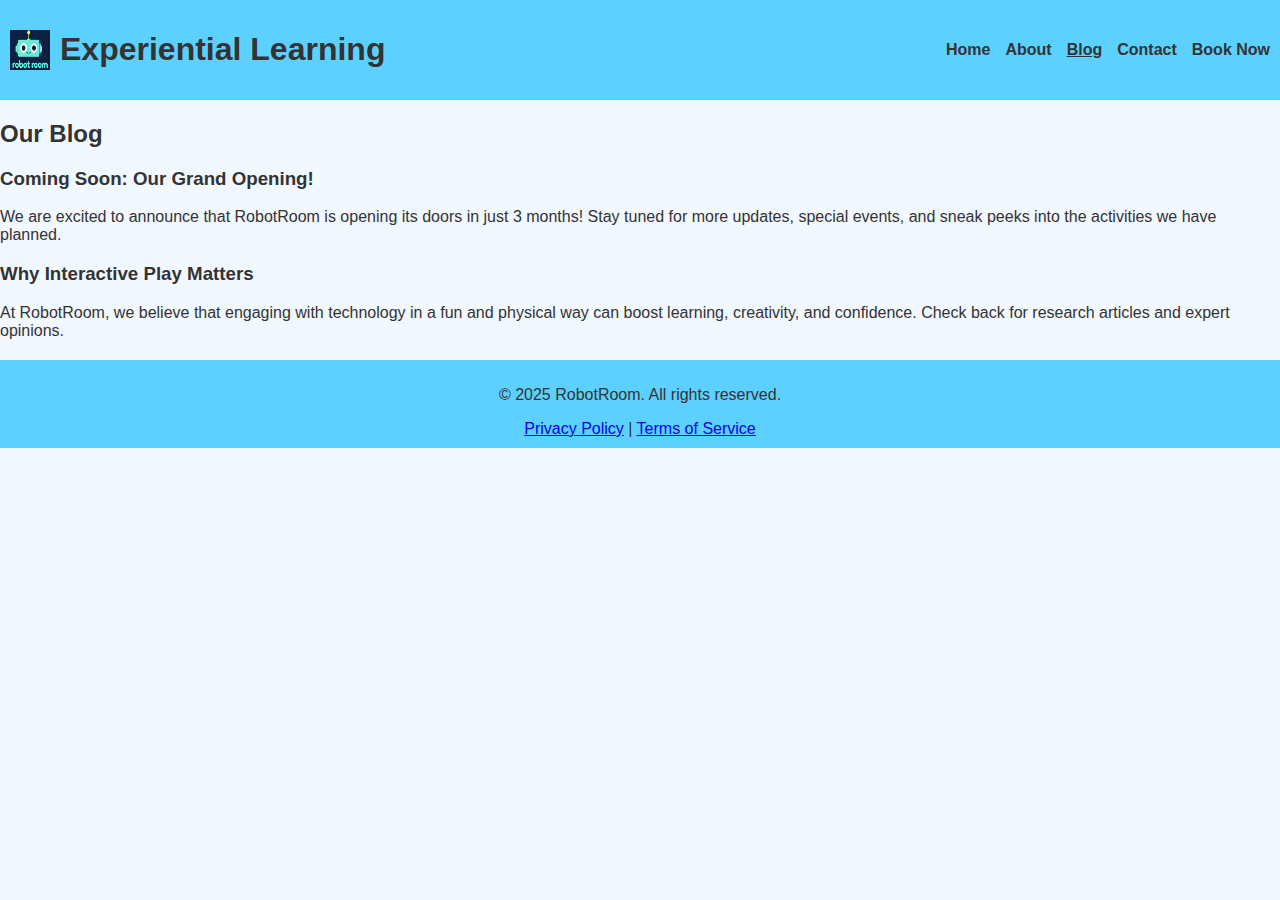
<file: blog.html>
<!DOCTYPE html>
<html lang="en">
  <!-- Meta Pixel Code -->
<script>
  !function(f,b,e,v,n,t,s)
  {if(f.fbq)return;n=f.fbq=function(){n.callMethod?
  n.callMethod.apply(n,arguments):n.queue.push(arguments)};
  if(!f._fbq)f._fbq=n;n.push=n;n.loaded=!0;n.version='2.0';
  n.queue=[];t=b.createElement(e);t.async=!0;
  t.src=v;s=b.getElementsByTagName(e)[0];
  s.parentNode.insertBefore(t,s)}(window, document,'script',
  'https://connect.facebook.net/en_US/fbevents.js');
  fbq('init', '2137235900012301');
  fbq('track', 'PageView');
  </script>
  <noscript><img height="1" width="1" style="display:none"
  src="https://www.facebook.com/tr?id=2137235900012301&ev=PageView&noscript=1"
  /></noscript>
  <!-- End Meta Pixel Code -->
<head>
<meta charset="UTF-8"/>
<meta name="viewport" content="width=device-width, initial-scale=1.0"/>
<title>Blog - RobotRoom</title>
<link rel="stylesheet" href="css/styles.css"/>
</head>
<!-- Google tag (gtag.js) -->
<script async src="https://www.googletagmanager.com/gtag/js?id=G-S02VSS17NV"></script>
<script>
  window.dataLayer = window.dataLayer || [];
  function gtag(){dataLayer.push(arguments);}
  gtag('js', new Date());

  gtag('config', 'G-S02VSS17NV');
</script>
<body>
<header>
  <nav>
    <div class="logo">
      <img src="images/icon.png" alt="RobotRoom Logo"/>
      <h1>Experiential Learning</h1>
    </div>
    <ul class="nav-links">
      <li><a href="index.html">Home</a></li>
      <li><a href="about.html">About</a></li>
      <li><a class="active" href="blog.html">Blog</a></li>
      <li><a href="contact.html">Contact</a></li>
      <li><a href="booking_signin.html">Book Now</a></li>
    </ul>
  </nav>
</header>
<main>
  <h2>Our Blog</h2>
  <article>
    <h3>Coming Soon: Our Grand Opening!</h3>
    <p>We are excited to announce that RobotRoom is opening its doors in just 3 months! Stay tuned for more updates, special events, and sneak peeks into the activities we have planned.</p>
  </article>
  <article>
    <h3>Why Interactive Play Matters</h3>
    <p>At RobotRoom, we believe that engaging with technology in a fun and physical way can boost learning, creativity, and confidence. Check back for research articles and expert opinions.</p>
  </article>
</main>
<footer>
  <p>© 2025 RobotRoom. All rights reserved.</p>
  <a href="privacy.html">Privacy Policy</a> | <a href="terms.html">Terms of Service</a>
</footer>
</body>
</html>
</file>
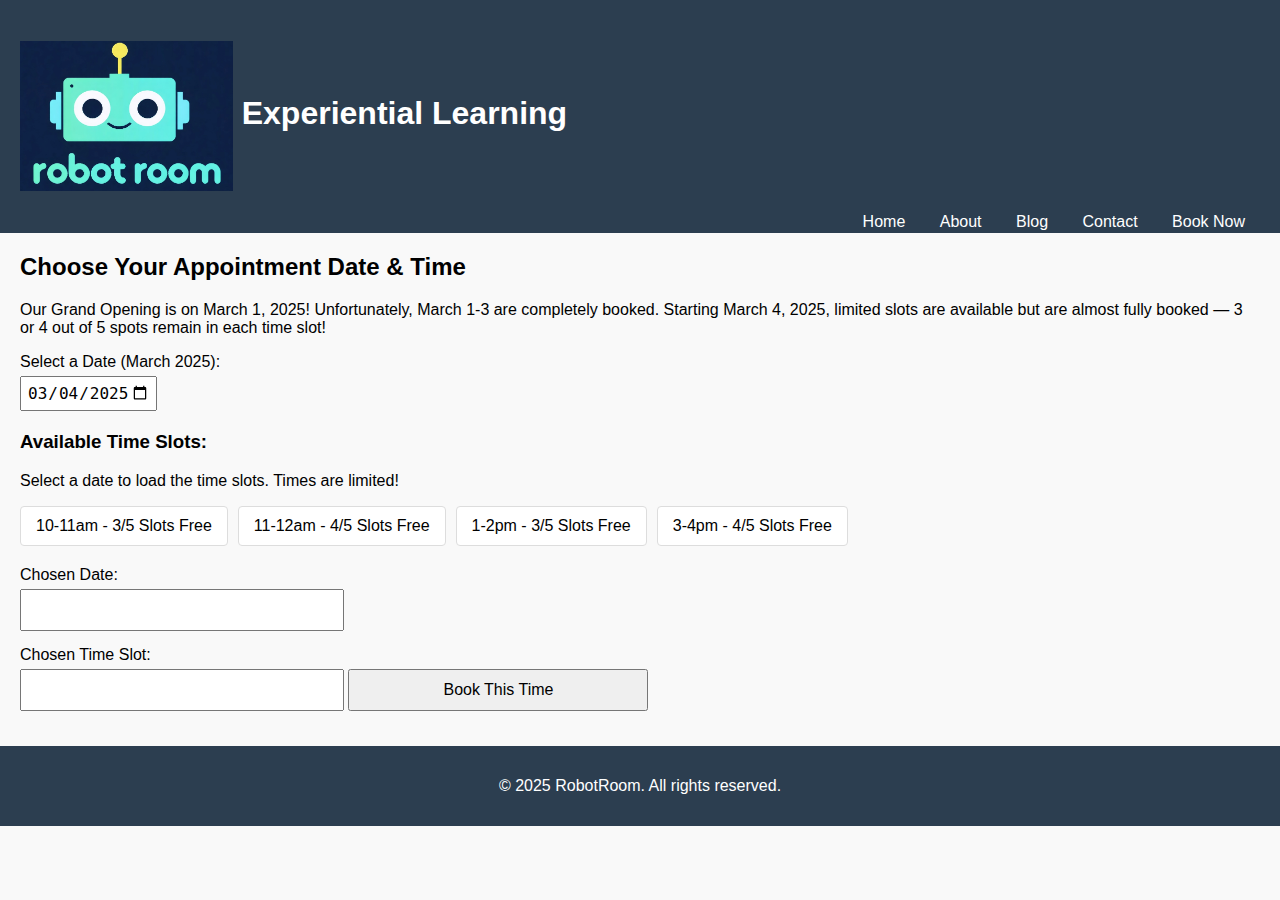
<file: booking_calendar.html>
<!DOCTYPE html>
<html lang="en">
  <!-- Meta Pixel Code -->
<script>
  !function(f,b,e,v,n,t,s)
  {if(f.fbq)return;n=f.fbq=function(){n.callMethod?
  n.callMethod.apply(n,arguments):n.queue.push(arguments)};
  if(!f._fbq)f._fbq=n;n.push=n;n.loaded=!0;n.version='2.0';
  n.queue=[];t=b.createElement(e);t.async=!0;
  t.src=v;s=b.getElementsByTagName(e)[0];
  s.parentNode.insertBefore(t,s)}(window, document,'script',
  'https://connect.facebook.net/en_US/fbevents.js');
  fbq('init', '2137235900012301');
  fbq('track', 'PageView');
  </script>
  <noscript><img height="1" width="1" style="display:none"
  src="https://www.facebook.com/tr?id=2137235900012301&ev=PageView&noscript=1"
  /></noscript>
  <!-- End Meta Pixel Code -->
<head>
<meta charset="UTF-8"/>
<meta name="viewport" content="width=device-width, initial-scale=1.0"/>
<title>Booking Calendar - RobotRoom</title>
<style>
  body {
    font-family: Arial, sans-serif;
    margin: 0; 
    padding: 0;
    background: #f9f9f9;
  }

  header {
    background: #2c3e50;
    color: #fff;
    padding: 20px;
  }

  .logo {
    display: flex;
    align-items: center;
  }

  .logo img {
    width: 40px;
    margin-right: 10px;
  }

  nav ul {
    list-style: none;
    float: right;
    margin: 0;
  }

  nav ul li {
    display: inline-block;
    margin: 0 15px;
  }

  nav a {
    color: #fff;
    text-decoration: none;
  }

  main {
    padding: 20px;
  }

  h2 {
    margin-top: 0;
  }

  .date-picker-section, .slots-section {
    margin-bottom: 20px;
  }

  .date-picker-section label {
    display: block;
    margin-bottom: 5px;
  }

  .date-picker-section input {
    padding: 5px;
    font-size: 16px;
  }

  .slots-section h3 {
    margin-top: 0;
  }

  .time-slots {
    display: flex;
    flex-wrap: wrap;
    gap: 10px;
  }

  .time-slot {
    background: #fff;
    border: 1px solid #ddd;
    padding: 10px 15px;
    border-radius: 4px;
    cursor: pointer;
    display: flex;
    align-items: center;
    gap: 5px;
    transition: background 0.3s;
  }

  .time-slot img {
    width: 20px;
    height: 20px;
  }

  .time-slot.available:hover {
    background: #e0f7e9;
  }

  .time-slot.unavailable {
    color: #888;
    cursor: not-allowed;
  }

  .time-slot.selected {
    border-color: #2ecc71;
    background: #e0f7e9;
  }

  .booking-form {
    margin-top: 20px;
  }

  .booking-form label {
    display: block;
    margin-bottom: 5px;
  }

  .booking-form input, .booking-form select, .booking-form button {
    padding: 10px;
    margin-bottom: 15px;
    width: 100%;
    max-width: 300px;
    font-size: 16px;
  }

  footer {
    text-align: center;
    padding: 15px;
    background: #2c3e50;
    color: #fff;
  }
</style>
</head>
<!-- Google tag (gtag.js) -->
<script async src="https://www.googletagmanager.com/gtag/js?id=G-S02VSS17NV"></script>
<script>
  window.dataLayer = window.dataLayer || [];
  function gtag(){dataLayer.push(arguments);}
  gtag('js', new Date());

  gtag('config', 'G-S02VSS17NV');
</script>
<body>
<header>
  <nav>
    <div class="container">
      <h1><img src="images/icon.png" alt="Company Logo" style="height:150px; vertical-align:middle;"> Experiential Learning</h1>
    </div>
    <ul class="nav-links">
      <li><a href="index.html">Home</a></li>
      <li><a href="about.html">About</a></li>
      <li><a href="blog.html">Blog</a></li>
      <li><a href="contact.html">Contact</a></li>
      <li><a href="booking_signin.html">Book Now</a></li>
    </ul>
  </nav>
</header>
<main>
  <h2>Choose Your Appointment Date & Time</h2>
  <p>Our Grand Opening is on March 1, 2025! Unfortunately, March 1-3 are completely booked. Starting March 4, 2025, limited slots are available but are almost fully booked — 3 or 4 out of 5 spots remain in each time slot!</p>

  <div class="date-picker-section">
    <label for="appointment-date">Select a Date (March 2025):</label>
    <!-- Set min to March 4, so March 1-3 cannot be chosen -->
    <input type="date" id="appointment-date" min="2025-03-04" max="2025-03-31" value="2025-03-04"/>
  </div>

  <div class="slots-section">
    <h3>Available Time Slots:</h3>
    <p>Select a date to load the time slots. Times are limited!</p>
    <div class="time-slots" id="time-slots"></div>
  </div>

  <form class="booking-form" action="booking_payment.html" method="get">
    <label for="selected-date">Chosen Date:</label>
    <input type="text" id="selected-date" name="date" readonly required/>

    <label for="selected-time">Chosen Time Slot:</label>
    <input type="text" id="selected-time" name="time" readonly required/>

    <button type="submit">Book This Time</button>
  </form>
</main>
<footer>
  <p>© 2025 RobotRoom. All rights reserved.</p>
</footer>

<script>
  const appointmentDateInput = document.getElementById('appointment-date');
  const timeSlotsContainer = document.getElementById('time-slots');
  const selectedDateField = document.getElementById('selected-date');
  const selectedTimeField = document.getElementById('selected-time');

  // Time slots
  const timeSlots = ['10-11am', '11-12am', '1-2pm', '3-4pm'];

  // On date change, load slots
  appointmentDateInput.addEventListener('change', (e) => {
    const selectedDate = e.target.value;
    loadTimeSlots(selectedDate);
  });

  function loadTimeSlots(date) {
    timeSlotsContainer.innerHTML = '';
    if (!date) return;

    const currentDate = new Date(date);
    const year = currentDate.getFullYear();
    const month = currentDate.getMonth() + 1; // 1-based
    const day = currentDate.getDate();

    let slotData;
    if (year === 2025 && month === 3) {
      if (day >= 1 && day <= 3) {
        // Fully booked (though we won't let user select these in the date picker)
        slotData = timeSlots.map(time => ({time, status: 'unavailable'}));
      } else {
        // From March 4 onwards in March 2025: each slot is either 3/5 or 4/5 free
        slotData = timeSlots.map(time => {
          const slotsFree = Math.random() > 0.5 ? 3 : 4; 
          return {time, status: 'available', slotsFree};
        });
      }
    } else {
      // If date is not in March 2025, default all available for demonstration
      slotData = timeSlots.map(time => ({time, status: 'available', slotsFree: 5}));
    }

    // Render slots
    slotData.forEach(slot => {
      const slotEl = document.createElement('div');
      slotEl.classList.add('time-slot');

      if (slot.status === 'unavailable') {
        slotEl.classList.add('unavailable');
        slotEl.innerHTML = `${slot.time} - Fully Booked`;
      } else {
        slotEl.classList.add('available');
        const freeText = slot.slotsFree !== undefined ? `${slot.slotsFree}/5 Slots Free` : 'Available';
        slotEl.innerHTML = `${slot.time} - ${freeText}`;
        slotEl.addEventListener('click', () => selectSlot(date, slot.time, slotEl));
      }
      timeSlotsContainer.appendChild(slotEl);
    });
  }

  function selectSlot(date, time, element) {
    // Clear any previously selected slot
    document.querySelectorAll('.time-slot.available').forEach(ts => ts.classList.remove('selected'));

    element.classList.add('selected');
    selectedDateField.value = date;
    selectedTimeField.value = time;
  }

  // Load default (March 4) on page load
  loadTimeSlots(appointmentDateInput.value);
</script>
</body>
</html>
</file>
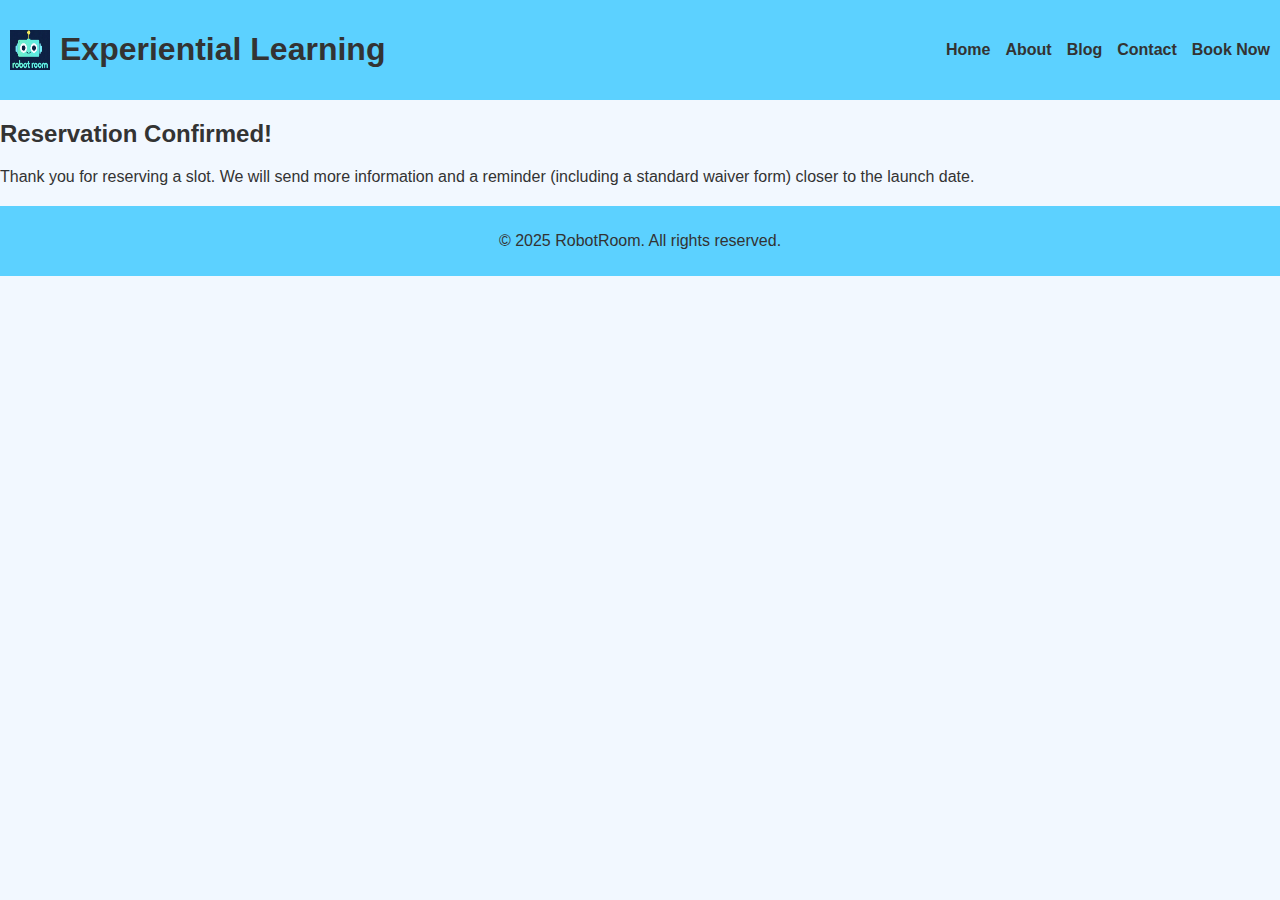
<file: booking_confirmation.html>
<!DOCTYPE html>
<html lang="en">
  <!-- Meta Pixel Code -->
<script>
  !function(f,b,e,v,n,t,s)
  {if(f.fbq)return;n=f.fbq=function(){n.callMethod?
  n.callMethod.apply(n,arguments):n.queue.push(arguments)};
  if(!f._fbq)f._fbq=n;n.push=n;n.loaded=!0;n.version='2.0';
  n.queue=[];t=b.createElement(e);t.async=!0;
  t.src=v;s=b.getElementsByTagName(e)[0];
  s.parentNode.insertBefore(t,s)}(window, document,'script',
  'https://connect.facebook.net/en_US/fbevents.js');
  fbq('init', '2137235900012301');
  fbq('track', 'PageView');
  fbq('track', 'Purchase', {currency: "USD", value: 30.00});
  </script>
  <noscript><img height="1" width="1" style="display:none"
  src="https://www.facebook.com/tr?id=2137235900012301&ev=PageView&noscript=1"
  /></noscript>
  <!-- End Meta Pixel Code -->
<head>
<meta charset="UTF-8"/>
<meta name="viewport" content="width=device-width, initial-scale=1.0"/>
<title>Confirmation - RobotRoom</title>
<link rel="stylesheet" href="css/styles.css"/>
</head>
<!-- Google tag (gtag.js) -->
<script async src="https://www.googletagmanager.com/gtag/js?id=G-S02VSS17NV"></script>
<script>
  window.dataLayer = window.dataLayer || [];
  function gtag(){dataLayer.push(arguments);}
  gtag('js', new Date());

  gtag('config', 'G-S02VSS17NV');
</script>
<body>
<header>
  <nav>
    <div class="logo">
      <img src="images/icon.png" alt="Company Logo" class="logo" />
      <h1>Experiential Learning</h1>
    </div>
    <ul class="nav-links">
      <li><a href="index.html">Home</a></li>
      <li><a href="about.html">About</a></li>
      <li><a href="blog.html">Blog</a></li>
      <li><a href="contact.html">Contact</a></li>
      <li><a href="booking_signin.html">Book Now</a></li>
    </ul>
  </nav>
</header>
<main>
  <h2>Reservation Confirmed!</h2>
  <p>Thank you for reserving a slot. We will send more information and a reminder (including a standard waiver form) closer to the launch date.</p>
</main>
<footer>
  <p>© 2025 RobotRoom. All rights reserved.</p>
</footer>
</body>
</html>
</file>
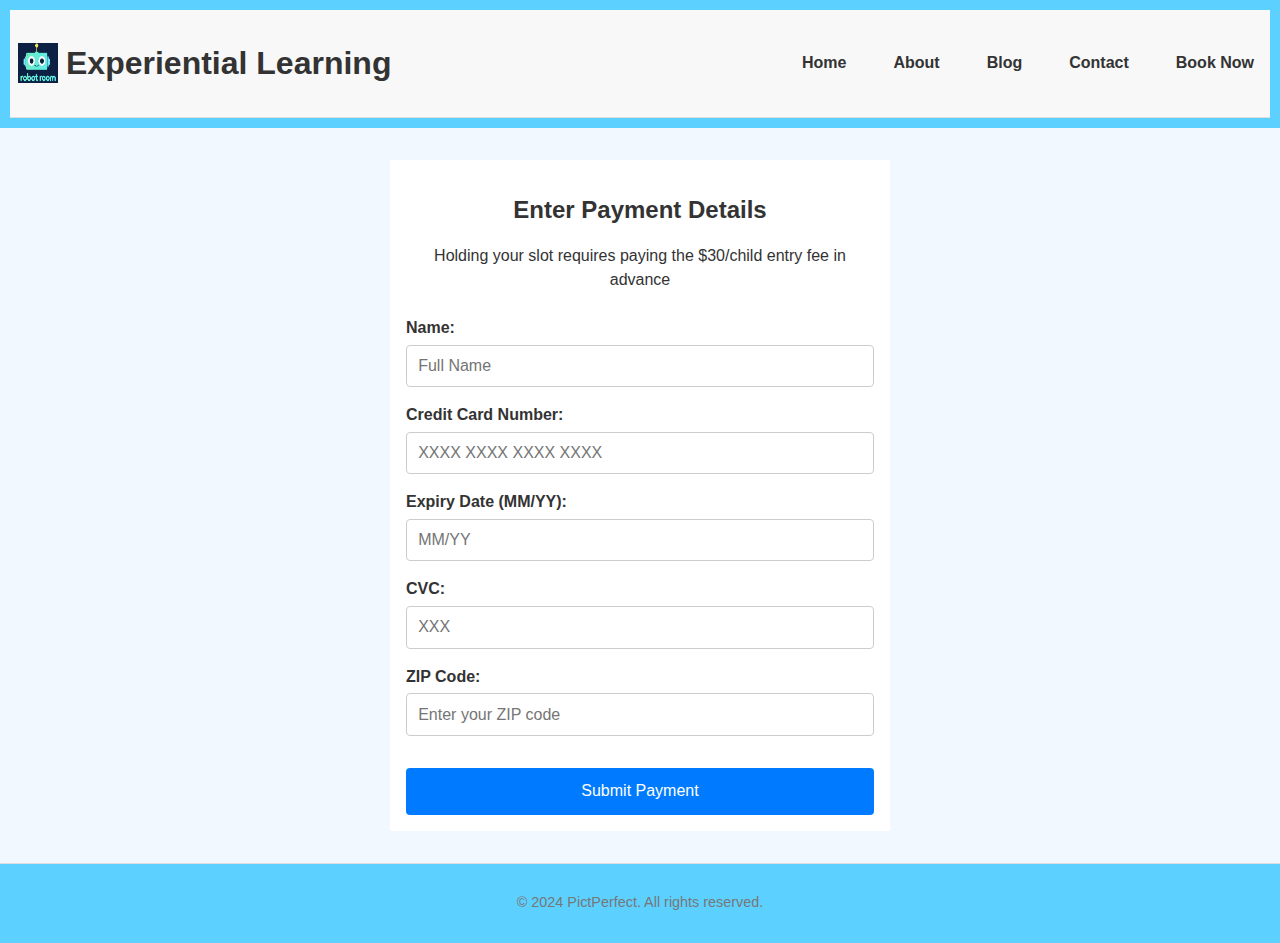
<file: booking_payment.html>
<!DOCTYPE html>
<html lang="en">
  <!-- Meta Pixel Code -->
<script>
  !function(f,b,e,v,n,t,s)
  {if(f.fbq)return;n=f.fbq=function(){n.callMethod?
  n.callMethod.apply(n,arguments):n.queue.push(arguments)};
  if(!f._fbq)f._fbq=n;n.push=n;n.loaded=!0;n.version='2.0';
  n.queue=[];t=b.createElement(e);t.async=!0;
  t.src=v;s=b.getElementsByTagName(e)[0];
  s.parentNode.insertBefore(t,s)}(window, document,'script',
  'https://connect.facebook.net/en_US/fbevents.js');
  fbq('init', '2137235900012301');
  fbq('track', 'PageView');
  </script>
  <noscript><img height="1" width="1" style="display:none"
  src="https://www.facebook.com/tr?id=2137235900012301&ev=PageView&noscript=1"
  /></noscript>
  <!-- End Meta Pixel Code -->
<head>
<meta charset="UTF-8"/>
<meta name="viewport" content="width=device-width, initial-scale=1.0"/>
<title>Payment - RobotRoom</title>
<link rel="stylesheet" href="css/styles.css"/>
<style>
  /* Basic Reset and Responsive Typography */
  * {
    box-sizing: border-box;
  }
  body {
    margin: 0;
    font-family: Arial, sans-serif;
    line-height: 1.5;
    color: #333;
  }
  header, nav, section, footer {
    width: 100%;
  }

  /* Navigation Styles */
  nav {
    display: flex;
    flex-wrap: wrap;
    align-items: center;
    background: #f8f8f8;
    padding: 0.5em;
    border-bottom: 1px solid #ddd;
  }
  .logo {
    display: flex;
    align-items: center;
    margin-right: auto;
  }
  .logo img {
    max-height: 40px;
    margin-right: 0.5em;
  }
  .nav-links {
    list-style: none;
    padding: 0;
    margin: 0;
    display: flex;
    flex-direction: row;
  }
  .nav-links li {
    margin-left: 1em;
  }
  .nav-links a {
    text-decoration: none;
    color: #333;
    font-weight: 500;
    padding: 0.5em;
  }

  /* Stack nav on mobile screens */
  @media (max-width: 600px) {
    .nav-links {
      flex-direction: column;
      margin-top: 1em;
    }
    .nav-links li {
      margin: 0.5em 0;
    }
  }

  /* Section and Form Styles */
  .form-section {
    max-width: 500px;
    margin: 2em auto;
    padding: 1em;
    background: #ffffff;
  }

  .form-section h1 {
    margin-bottom: 0.5em;
    font-size: 1.5em;
    text-align: center;
  }

  .form-section p {
    text-align: center;
    margin-bottom: 1.5em;
  }

  .payment-form {
    display: flex;
    flex-direction: column;
  }

  .payment-form label {
    margin-bottom: 0.3em;
    font-weight: bold;
  }

  .payment-form input {
    margin-bottom: 1em;
    padding: 0.7em;
    font-size: 1em;
    width: 100%;
    border: 1px solid #ccc;
    border-radius: 4px;
  }

  .btn-primary {
    background: #007BFF;
    color: #fff;
    border: none;
    padding: 0.9em;
    font-size: 1em;
    border-radius: 4px;
    cursor: pointer;
    width: 100%;
    margin-top: 1em;
  }

  .btn-primary:hover {
    background: #0056b3;
  }

  footer {
    text-align: center;
    font-size: 0.9em;
    color: #777;
    padding: 1em 0;
    border-top: 1px solid #ddd;
  }

</style>
</head>
<!-- Google tag (gtag.js) -->
<script async src="https://www.googletagmanager.com/gtag/js?id=G-S02VSS17NV"></script>
<script>
  window.dataLayer = window.dataLayer || [];
  function gtag(){dataLayer.push(arguments);}
  gtag('js', new Date());

  gtag('config', 'G-S02VSS17NV');
</script>
<body>
<header>
  <nav>
    <div class="logo">
      <img src="images/icon.png" alt="Company Logo" class="logo" />
      <h1>Experiential Learning</h1>
    </div>
    <ul class="nav-links">
      <li><a href="index.html">Home</a></li>
      <li><a href="about.html">About</a></li>
      <li><a href="blog.html">Blog</a></li>
      <li><a href="contact.html">Contact</a></li>
      <li><a href="booking_signin.html">Book Now</a></li>
    </ul>
  </nav>
</header>
<section class="form-section">
  <h1>Enter Payment Details</h1>
  <p>Holding your slot requires paying the $30/child entry fee in advance</p>
  <form id="payment-form" class="payment-form">
    <label for="zip-code">Name:</label>
    <input type="text" id="name" name="name" required placeholder="Full Name">

    <label for="cc-number">Credit Card Number:</label>
    <input type="text" id="cc-number" name="cc-number" required placeholder="XXXX XXXX XXXX XXXX">

    <label for="cc-exp">Expiry Date (MM/YY):</label>
    <input type="text" id="cc-exp" name="cc-exp" required placeholder="MM/YY">

    <label for="cc-cvc">CVC:</label>
    <input type="text" id="cc-cvc" name="cc-cvc" required placeholder="XXX">
    
    <label for="zip-code">ZIP Code:</label>
    <input type="text" id="zip-code" name="zip-code" required placeholder="Enter your ZIP code">

    <button type="submit" class="btn-primary">Submit Payment</button>
  </form>
</section>

<footer>
  <p>&copy; 2024 PictPerfect. All rights reserved.</p>
</footer>

<script>
  // Replace with your Web App URL from the Google Apps Script deployment
  const GAS_ENDPOINT = 'https://script.google.com/macros/s/AKfycbw-LzAy3VDxCUqz6nO577n2sEMmYztLqvzW9dW28bkwvIV4MbECetXhtMRtha6YAVwz/exec';

  // Handle the payment form submission
  document.getElementById('payment-form').addEventListener('submit', function(e) {
    e.preventDefault();
    var zip = document.getElementById('zip-code').value;
    var ccNumber = document.getElementById('cc-number').value;
    var ccExp = document.getElementById('cc-exp').value;
    var ccCvc = document.getElementById('cc-cvc').value;
    var name = document.getElementById('name').value;

    // Retrieve the credits and price from global variables set on DOMContentLoaded
    var credits = window.selectedCredits;
    var price = window.selectedPrice;

    var postData = new URLSearchParams();
    postData.append('credits', credits);
    postData.append('price', price);
    postData.append('zip-code', zip);
    postData.append('cc-number', ccNumber);
    postData.append('cc-exp', ccExp);
    postData.append('cc-cvc', ccCvc);
    postData.append('name', name);

    fetch(GAS_ENDPOINT, {
      method: 'POST',
      headers: {'Content-Type': 'application/x-www-form-urlencoded'},
      body: postData.toString()
    })
    .then(function(response) {
      return response.text();
    })
    .then(function(text) {
      if (text === "Success") {
        window.location.href = 'booking_confirmation.html';
      } else {
        alert('There was a problem submitting your payment information.');
      }
    })
    .catch(function(error) {
      console.error('Error:', error);
      alert('There was a problem submitting your payment information. Please try again.');
    });
  });
</script>
</body>
</html>
</file>
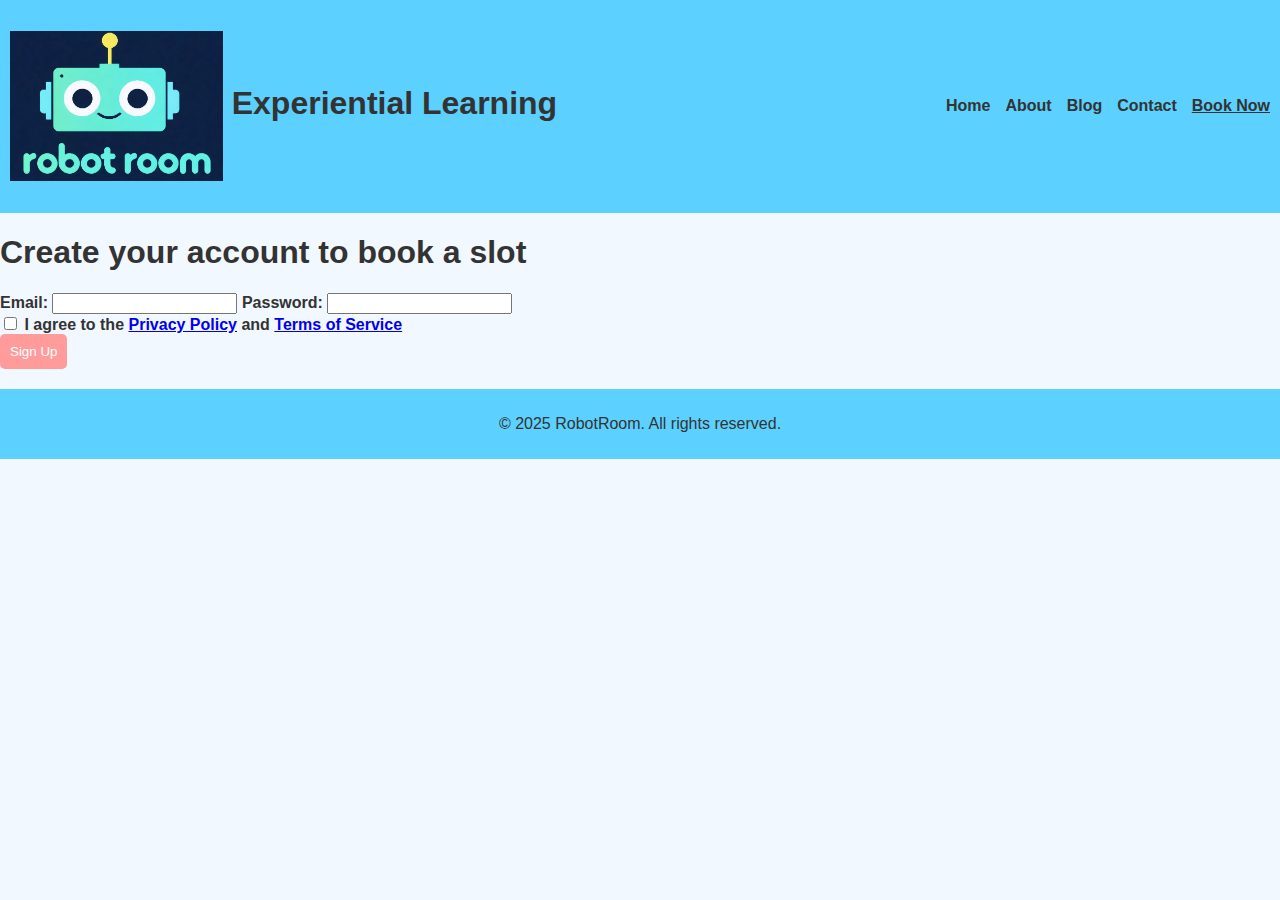
<file: booking_signin.html>
<!DOCTYPE html>
<html lang="en">
  <!-- Meta Pixel Code -->
<script>
  !function(f,b,e,v,n,t,s)
  {if(f.fbq)return;n=f.fbq=function(){n.callMethod?
  n.callMethod.apply(n,arguments):n.queue.push(arguments)};
  if(!f._fbq)f._fbq=n;n.push=n;n.loaded=!0;n.version='2.0';
  n.queue=[];t=b.createElement(e);t.async=!0;
  t.src=v;s=b.getElementsByTagName(e)[0];
  s.parentNode.insertBefore(t,s)}(window, document,'script',
  'https://connect.facebook.net/en_US/fbevents.js');
  fbq('init', '2137235900012301');
  fbq('track', 'PageView');
  </script>
  <noscript><img height="1" width="1" style="display:none"
  src="https://www.facebook.com/tr?id=2137235900012301&ev=PageView&noscript=1"
  /></noscript>
  <!-- End Meta Pixel Code -->
<head>
<meta charset="UTF-8"/>
<meta name="viewport" content="width=device-width, initial-scale=1.0"/>
<title>Sign In - RobotRoom</title>
<link rel="stylesheet" href="css/styles.css"/>
</head>
<!-- Google tag (gtag.js) -->
<script async src="https://www.googletagmanager.com/gtag/js?id=G-S02VSS17NV"></script>
<script>
  window.dataLayer = window.dataLayer || [];
  function gtag(){dataLayer.push(arguments);}
  gtag('js', new Date());

  gtag('config', 'G-S02VSS17NV');
</script>
<body>
<header>
  <nav>
    <div class="container">
      <h1><img src="images/icon.png" alt="Company Logo" style="height:150px; vertical-align:middle;"> Experiential Learning</h1>
    </div>
    <ul class="nav-links">
      <li><a href="index.html">Home</a></li>
      <li><a href="about.html">About</a></li>
      <li><a href="blog.html">Blog</a></li>
      <li><a href="contact.html">Contact</a></li>
      <li><a class="active" href="booking_signin.html">Book Now</a></li>
    </ul>
  </nav>
</header>
<main>
  <section class="form-section">
    <h1>Create your account to book a slot</h1>
    <form id="signup-form" class="signup-form">
      <label for="email">Email:</label>
      <input type="email" id="email" name="email" required>
  
      <label for="password">Password:</label>
      <input type="password" id="password" name="password" required>
  
      <div class="checkbox-container">
        <input type="checkbox" id="privacy" name="privacy" required>
        <label for="privacy">I agree to the <a href="privacy.html" target="_blank">Privacy Policy</a> and <a href="terms.html" target="_blank">Terms of Service</a></label>
      </div>
  
      <button type="submit" class="btn-primary">Sign Up</button>
    </form>
  </section>
</main>
<footer>
  <p>© 2025 RobotRoom. All rights reserved.</p>
</footer>
<script>
  document.getElementById('signup-form').addEventListener('submit', function(e) {
    e.preventDefault();
    var email = document.getElementById('email').value;
    var termsChecked = document.getElementById('privacy').checked;

    var postData = new URLSearchParams();
    postData.append('email', email);
    postData.append('signup_terms', termsChecked);

    // Replace this URL with your deployed Google Apps Script Web App URL
    var scriptURL = 'https://script.google.com/macros/s/AKfycbyq0weoS7e_brxdSpqCChWAJ7zoGAxdAXcBJL6cVOGEHp0xtRUVDYmQppZlmtrsTQA/exec';

    fetch(scriptURL, {
      method: 'POST',
      mode: 'no-cors',
      headers: {'Content-Type': 'application/x-www-form-urlencoded'},
      body: postData.toString()
    })
    .then(function() {
      // Once submission is done, go to the next page
      window.location.href = 'booking_calendar.html';
    })
    .catch(function(error) {
      console.error('Error:', error);
      alert('There was a problem submitting your data. Please try again.');
    });
  });
</script>
</body>
</html>
</file>
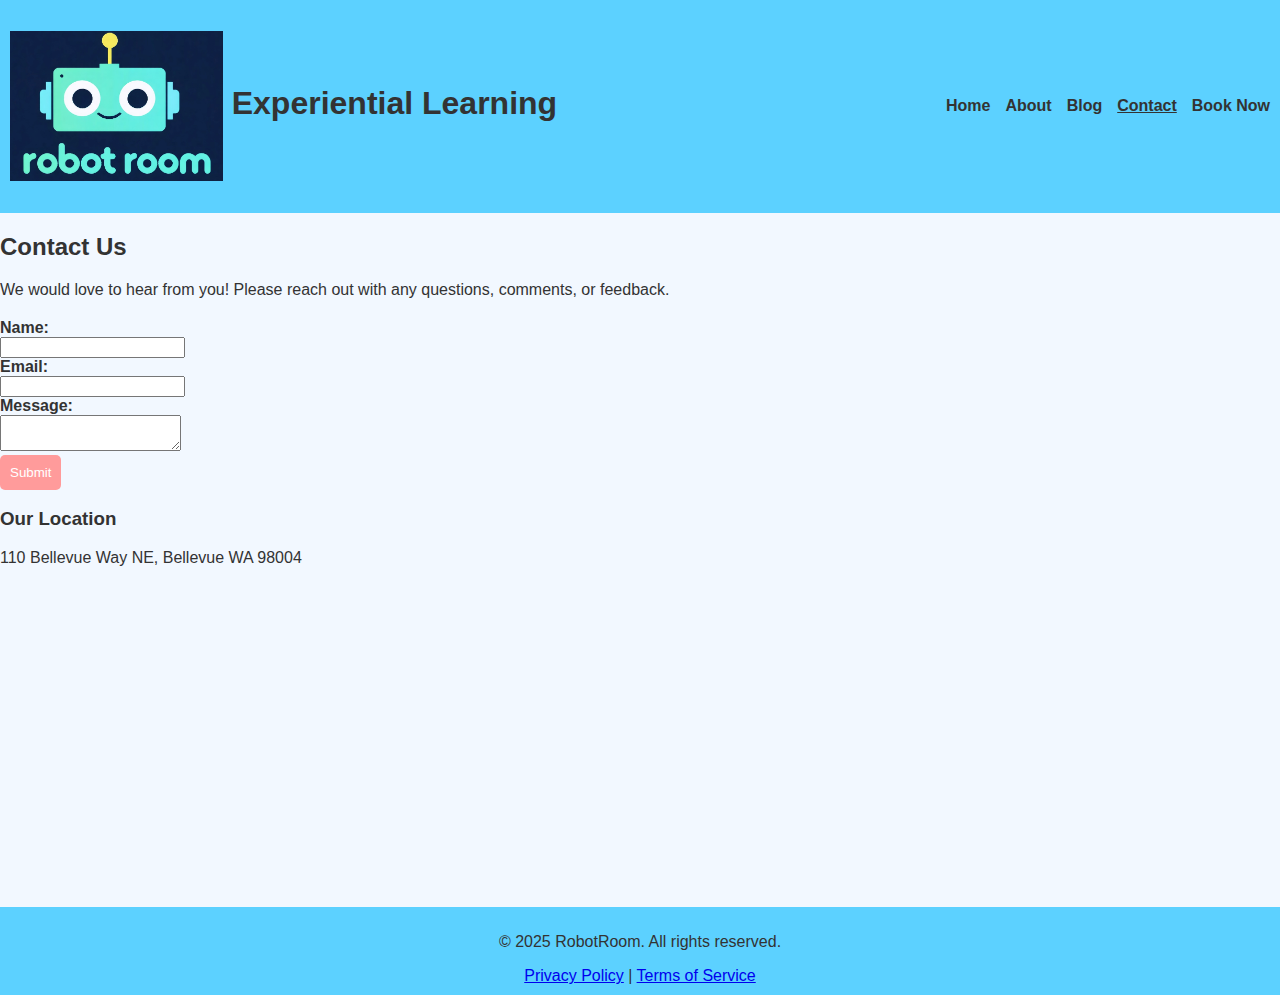
<file: contact.html>
<!DOCTYPE html>
<html lang="en">
  <!-- Meta Pixel Code -->
<script>
  !function(f,b,e,v,n,t,s)
  {if(f.fbq)return;n=f.fbq=function(){n.callMethod?
  n.callMethod.apply(n,arguments):n.queue.push(arguments)};
  if(!f._fbq)f._fbq=n;n.push=n;n.loaded=!0;n.version='2.0';
  n.queue=[];t=b.createElement(e);t.async=!0;
  t.src=v;s=b.getElementsByTagName(e)[0];
  s.parentNode.insertBefore(t,s)}(window, document,'script',
  'https://connect.facebook.net/en_US/fbevents.js');
  fbq('init', '2137235900012301');
  fbq('track', 'PageView');
  </script>
  <noscript><img height="1" width="1" style="display:none"
  src="https://www.facebook.com/tr?id=2137235900012301&ev=PageView&noscript=1"
  /></noscript>
  <!-- End Meta Pixel Code -->
<head>
<meta charset="UTF-8"/>
<meta name="viewport" content="width=device-width, initial-scale=1.0"/>
<title>Contact Us - RobotRoom</title>
<link rel="stylesheet" href="css/styles.css"/>
</head>
<!-- Google tag (gtag.js) -->
<script async src="https://www.googletagmanager.com/gtag/js?id=G-S02VSS17NV"></script>
<script>
  window.dataLayer = window.dataLayer || [];
  function gtag(){dataLayer.push(arguments);}
  gtag('js', new Date());

  gtag('config', 'G-S02VSS17NV');
</script>
<body>
<header>
  <nav>
    <div class="container">
      <h1><img src="images/icon.png" alt="Company Logo" style="height:150px; vertical-align:middle;"> Experiential Learning</h1>
    </div>
    <ul class="nav-links">
      <li><a href="index.html">Home</a></li>
      <li><a href="about.html">About</a></li>
      <li><a href="blog.html">Blog</a></li>
      <li><a class="active" href="contact.html">Contact</a></li>
      <li><a href="booking_signin.html">Book Now</a></li>
    </ul>
  </nav>
</header>
<main>
  <h2>Contact Us</h2>
  <p>We would love to hear from you! Please reach out with any questions, comments, or feedback.</p>
  <form>
    <label for="name">Name:</label><br/>
    <input type="text" id="name" name="name"/><br/>
    <label for="email">Email:</label><br/>
    <input type="email" id="email" name="email"/><br/>
    <label for="message">Message:</label><br/>
    <textarea id="message" name="message"></textarea><br/>
    <button type="submit">Submit</button>
  </form>
  <h3>Our Location</h3>
  <p>110 Bellevue Way NE, Bellevue WA 98004</p>
  <iframe 
    src="https://maps.google.com/maps?q=110%20Bellevue%20Way%20NE,%20Bellevue%20WA%2098004&t=&z=13&ie=UTF8&iwloc=&output=embed" 
    style="width:100%;height:300px;border:0;"></iframe>
</main>
<footer>
  <p>© 2025 RobotRoom. All rights reserved.</p>
  <a href="privacy.html">Privacy Policy</a> | <a href="terms.html">Terms of Service</a>
</footer>
</body>
</html>
</file>
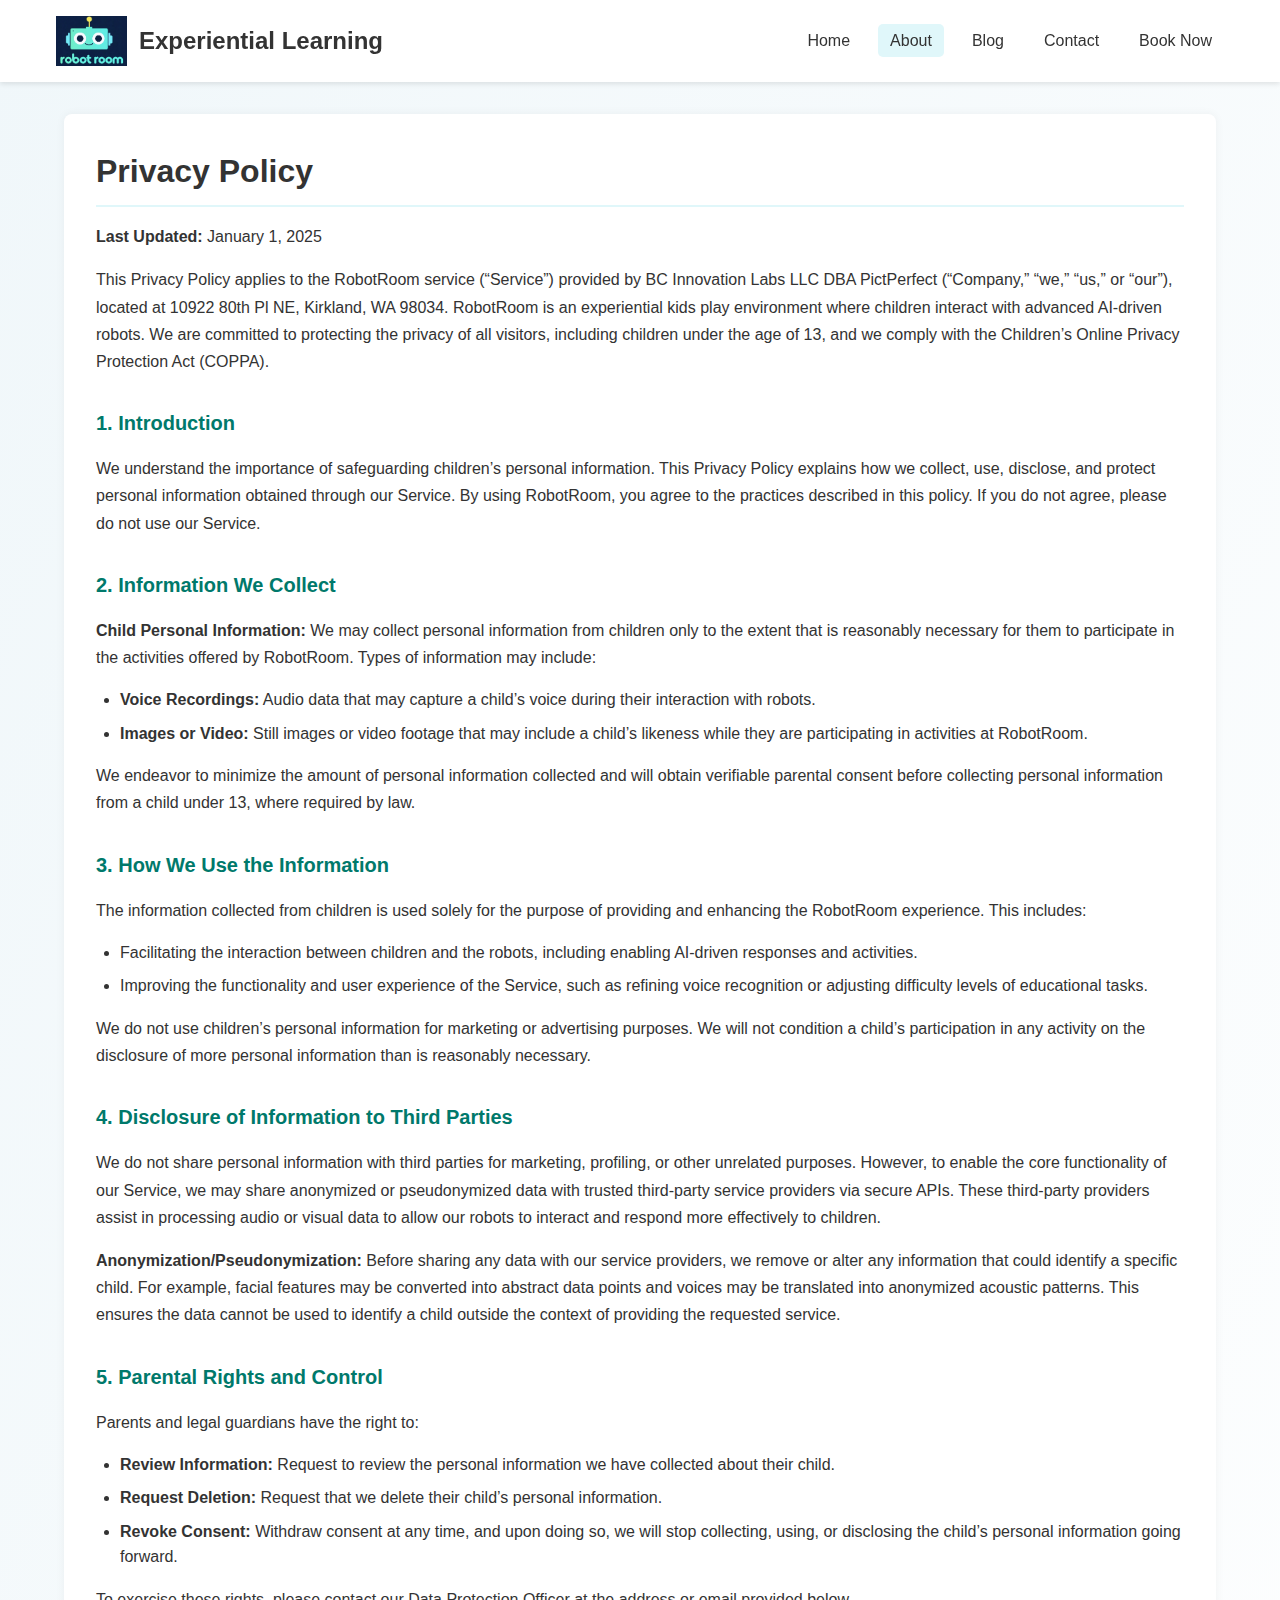
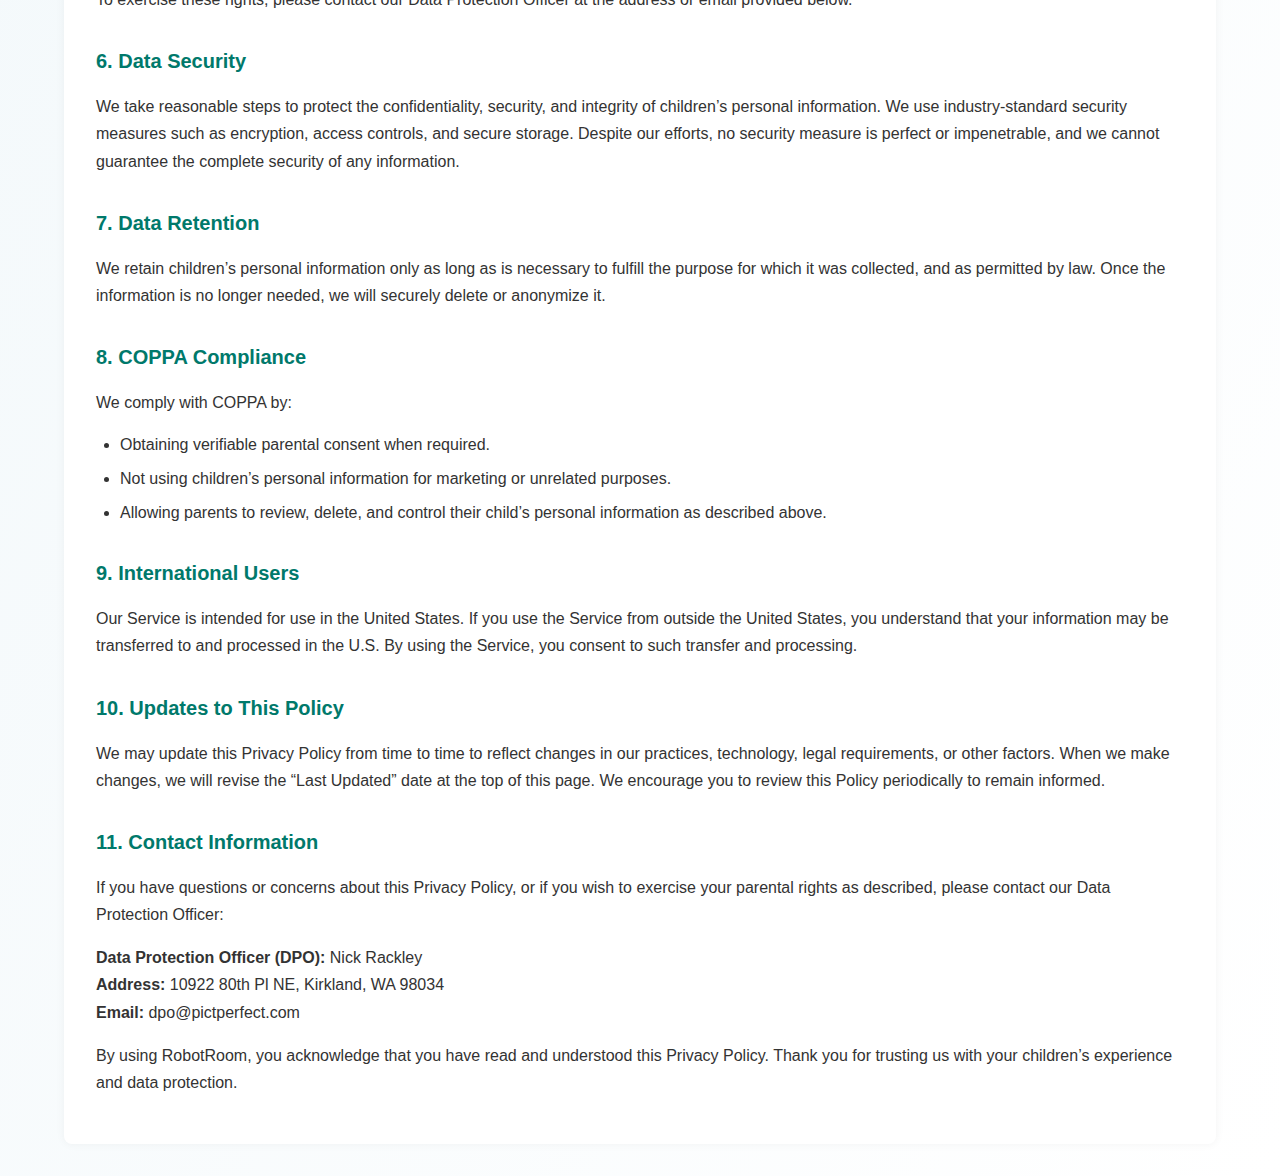
<file: privacy.html>
<!DOCTYPE html>
<html lang="en">
  <!-- Meta Pixel Code -->
<script>
  !function(f,b,e,v,n,t,s)
  {if(f.fbq)return;n=f.fbq=function(){n.callMethod?
  n.callMethod.apply(n,arguments):n.queue.push(arguments)};
  if(!f._fbq)f._fbq=n;n.push=n;n.loaded=!0;n.version='2.0';
  n.queue=[];t=b.createElement(e);t.async=!0;
  t.src=v;s=b.getElementsByTagName(e)[0];
  s.parentNode.insertBefore(t,s)}(window, document,'script',
  'https://connect.facebook.net/en_US/fbevents.js');
  fbq('init', '2137235900012301');
  fbq('track', 'PageView');
  </script>
  <noscript><img height="1" width="1" style="display:none"
  src="https://www.facebook.com/tr?id=2137235900012301&ev=PageView&noscript=1"
  /></noscript>
  <!-- End Meta Pixel Code -->
<head>
<meta charset="UTF-8" />
<meta name="viewport" content="width=device-width, initial-scale=1.0"/>
<title>Privacy Policy | RobotRoom</title>
<style>
  /* Global Styles */
  * {
    box-sizing: border-box;
  }

  body {
    font-family: Arial, sans-serif;
    line-height: 1.6;
    color: #333;
    margin: 0;
    background: linear-gradient(to bottom right, #f0f7fa, #ffffff);
  }

  a {
    text-decoration: none;
    color: #333;
  }

  a:hover {
    text-decoration: underline;
  }

  /* Header & Navigation */
  header {
    background: #ffffff;
    box-shadow: 0 2px 5px rgba(0,0,0,0.1);
    position: sticky;
    top: 0;
    z-index: 1000;
  }

  .navbar {
    max-width: 1200px;
    margin: 0 auto;
    padding: 1rem;
    display: flex;
    align-items: center;
    justify-content: space-between;
  }

  .logo-container {
    display: flex;
    align-items: center;
  }

  .logo {
    height: 50px;
    margin-right: 0.75rem;
  }

  h1 {
    margin: 0;
    font-size: 1.5rem;
  }

  /* Navigation Links */
  .nav-links {
    list-style: none;
    display: flex;
    align-items: center;
    gap: 1rem;
    margin: 0;
  }

  .nav-links li {
    position: relative;
  }

  .nav-links li a {
    padding: 0.5rem 0.75rem;
    border-radius: 5px;
    transition: background 0.3s;
  }

  .nav-links li a:hover,
  .nav-links li a.active {
    background: #e0f7fa;
  }

  /* Hamburger Menu (Mobile) */
  .nav-toggle {
    background: none;
    border: none;
    cursor: pointer;
    display: none;
    flex-direction: column;
    justify-content: space-between;
    height: 20px;
    width: 30px;
  }

  .hamburger {
    display: block;
    width: 100%;
    height: 3px;
    background: #333;
  }

  /* Responsive Nav */
  @media (max-width: 768px) {
    .nav-links {
      position: absolute;
      top: 100%;
      left: 0;
      right: 0;
      background: #ffffff;
      flex-direction: column;
      align-items: flex-start;
      gap: 0;
      display: none;
      box-shadow: 0 2px 5px rgba(0,0,0,0.1);
    }

    .nav-links.nav-open {
      display: flex;
    }

    .nav-links li a {
      width: 100%;
      padding: 1rem;
      border-radius: 0;
    }

    .nav-toggle {
      display: flex;
    }
  }

  /* Container */
  .container {
    width: 90%;
    max-width: 1200px;
    margin: 2rem auto;
    background: #fff;
    padding: 2rem;
    box-shadow: 0 0 10px rgba(0,0,0,0.05);
    border-radius: 8px;
  }

  .container h1, .container h2, .container h3 {
    margin-bottom: 1rem;
    font-weight: 600;
  }

  .container h1 {
    margin-top: 0;
    font-size: 2rem;
    border-bottom: 2px solid #e0f7fa;
    padding-bottom: 0.5rem;
  }

  .container h2 {
    font-size: 1.25rem;
    color: #00796B;
    margin-top: 2rem;
  }

  .container p {
    margin-bottom: 1rem;
    line-height: 1.7;
  }

  .container ul {
    margin-bottom: 1rem;
    padding-left: 1.5rem;
  }

  .container ul li {
    margin-bottom: 0.5rem;
    list-style-type: disc;
  }

  strong {
    font-weight: bold;
  }

</style>
</head>
<!-- Google tag (gtag.js) -->
<script async src="https://www.googletagmanager.com/gtag/js?id=G-S02VSS17NV"></script>
<script>
  window.dataLayer = window.dataLayer || [];
  function gtag(){dataLayer.push(arguments);}
  gtag('js', new Date());

  gtag('config', 'G-S02VSS17NV');
</script>
<body>
<header>
  <nav class="navbar">
    <div class="logo-container">
      <img src="images/icon.png" alt="Company Logo" class="logo" />
      <h1>Experiential Learning</h1>
    </div>
    <button class="nav-toggle" aria-label="Toggle navigation">
      <span class="hamburger"></span>
      <span class="hamburger"></span>
      <span class="hamburger"></span>
    </button>
    <ul class="nav-links">
      <li><a href="index.html">Home</a></li>
      <li><a href="about.html" class="active">About</a></li>
      <li><a href="blog.html">Blog</a></li>
      <li><a href="contact.html">Contact</a></li>
      <li><a href="booking_signin.html">Book Now</a></li>
    </ul>
  </nav>
</header>

<div class="container">
  <h1>Privacy Policy</h1>

  <p><strong>Last Updated:</strong> January 1, 2025</p>

  <p>This Privacy Policy applies to the RobotRoom service (“Service”) provided by BC Innovation Labs LLC DBA PictPerfect (“Company,” “we,” “us,” or “our”), located at 10922 80th Pl NE, Kirkland, WA 98034. RobotRoom is an experiential kids play environment where children interact with advanced AI-driven robots. We are committed to protecting the privacy of all visitors, including children under the age of 13, and we comply with the Children’s Online Privacy Protection Act (COPPA).</p>

  <h2>1. Introduction</h2>
  <p>We understand the importance of safeguarding children’s personal information. This Privacy Policy explains how we collect, use, disclose, and protect personal information obtained through our Service. By using RobotRoom, you agree to the practices described in this policy. If you do not agree, please do not use our Service.</p>

  <h2>2. Information We Collect</h2>
  <p><strong>Child Personal Information:</strong> We may collect personal information from children only to the extent that is reasonably necessary for them to participate in the activities offered by RobotRoom. Types of information may include:</p>
  <ul>
    <li><strong>Voice Recordings:</strong> Audio data that may capture a child’s voice during their interaction with robots.</li>
    <li><strong>Images or Video:</strong> Still images or video footage that may include a child’s likeness while they are participating in activities at RobotRoom.</li>
  </ul>
  <p>We endeavor to minimize the amount of personal information collected and will obtain verifiable parental consent before collecting personal information from a child under 13, where required by law.</p>

  <h2>3. How We Use the Information</h2>
  <p>The information collected from children is used solely for the purpose of providing and enhancing the RobotRoom experience. This includes:</p>
  <ul>
    <li>Facilitating the interaction between children and the robots, including enabling AI-driven responses and activities.</li>
    <li>Improving the functionality and user experience of the Service, such as refining voice recognition or adjusting difficulty levels of educational tasks.</li>
  </ul>
  <p>We do not use children’s personal information for marketing or advertising purposes. We will not condition a child’s participation in any activity on the disclosure of more personal information than is reasonably necessary.</p>

  <h2>4. Disclosure of Information to Third Parties</h2>
  <p>We do not share personal information with third parties for marketing, profiling, or other unrelated purposes. However, to enable the core functionality of our Service, we may share anonymized or pseudonymized data with trusted third-party service providers via secure APIs. These third-party providers assist in processing audio or visual data to allow our robots to interact and respond more effectively to children.</p>
  <p><strong>Anonymization/Pseudonymization:</strong> Before sharing any data with our service providers, we remove or alter any information that could identify a specific child. For example, facial features may be converted into abstract data points and voices may be translated into anonymized acoustic patterns. This ensures the data cannot be used to identify a child outside the context of providing the requested service.</p>

  <h2>5. Parental Rights and Control</h2>
  <p>Parents and legal guardians have the right to:</p>
  <ul>
    <li><strong>Review Information:</strong> Request to review the personal information we have collected about their child.</li>
    <li><strong>Request Deletion:</strong> Request that we delete their child’s personal information.</li>
    <li><strong>Revoke Consent:</strong> Withdraw consent at any time, and upon doing so, we will stop collecting, using, or disclosing the child’s personal information going forward.</li>
  </ul>
  <p>To exercise these rights, please contact our Data Protection Officer at the address or email provided below.</p>

  <h2>6. Data Security</h2>
  <p>We take reasonable steps to protect the confidentiality, security, and integrity of children’s personal information. We use industry-standard security measures such as encryption, access controls, and secure storage. Despite our efforts, no security measure is perfect or impenetrable, and we cannot guarantee the complete security of any information.</p>

  <h2>7. Data Retention</h2>
  <p>We retain children’s personal information only as long as is necessary to fulfill the purpose for which it was collected, and as permitted by law. Once the information is no longer needed, we will securely delete or anonymize it.</p>

  <h2>8. COPPA Compliance</h2>
  <p>We comply with COPPA by:</p>
  <ul>
    <li>Obtaining verifiable parental consent when required.</li>
    <li>Not using children’s personal information for marketing or unrelated purposes.</li>
    <li>Allowing parents to review, delete, and control their child’s personal information as described above.</li>
  </ul>

  <h2>9. International Users</h2>
  <p>Our Service is intended for use in the United States. If you use the Service from outside the United States, you understand that your information may be transferred to and processed in the U.S. By using the Service, you consent to such transfer and processing.</p>

  <h2>10. Updates to This Policy</h2>
  <p>We may update this Privacy Policy from time to time to reflect changes in our practices, technology, legal requirements, or other factors. When we make changes, we will revise the “Last Updated” date at the top of this page. We encourage you to review this Policy periodically to remain informed.</p>

  <h2>11. Contact Information</h2>
  <p>If you have questions or concerns about this Privacy Policy, or if you wish to exercise your parental rights as described, please contact our Data Protection Officer:</p>
  <p><strong>Data Protection Officer (DPO):</strong> Nick Rackley<br>
  <strong>Address:</strong> 10922 80th Pl NE, Kirkland, WA 98034<br>
  <strong>Email:</strong> <a href="mailto:dpo@pictperfect.com">dpo@pictperfect.com</a></p>

  <p>By using RobotRoom, you acknowledge that you have read and understood this Privacy Policy. Thank you for trusting us with your children’s experience and data protection.</p>
</div>

<script>
document.querySelector('.nav-toggle').addEventListener('click', function(){
  document.querySelector('.nav-links').classList.toggle('nav-open');
});
</script>
</body>
</html>
</file>
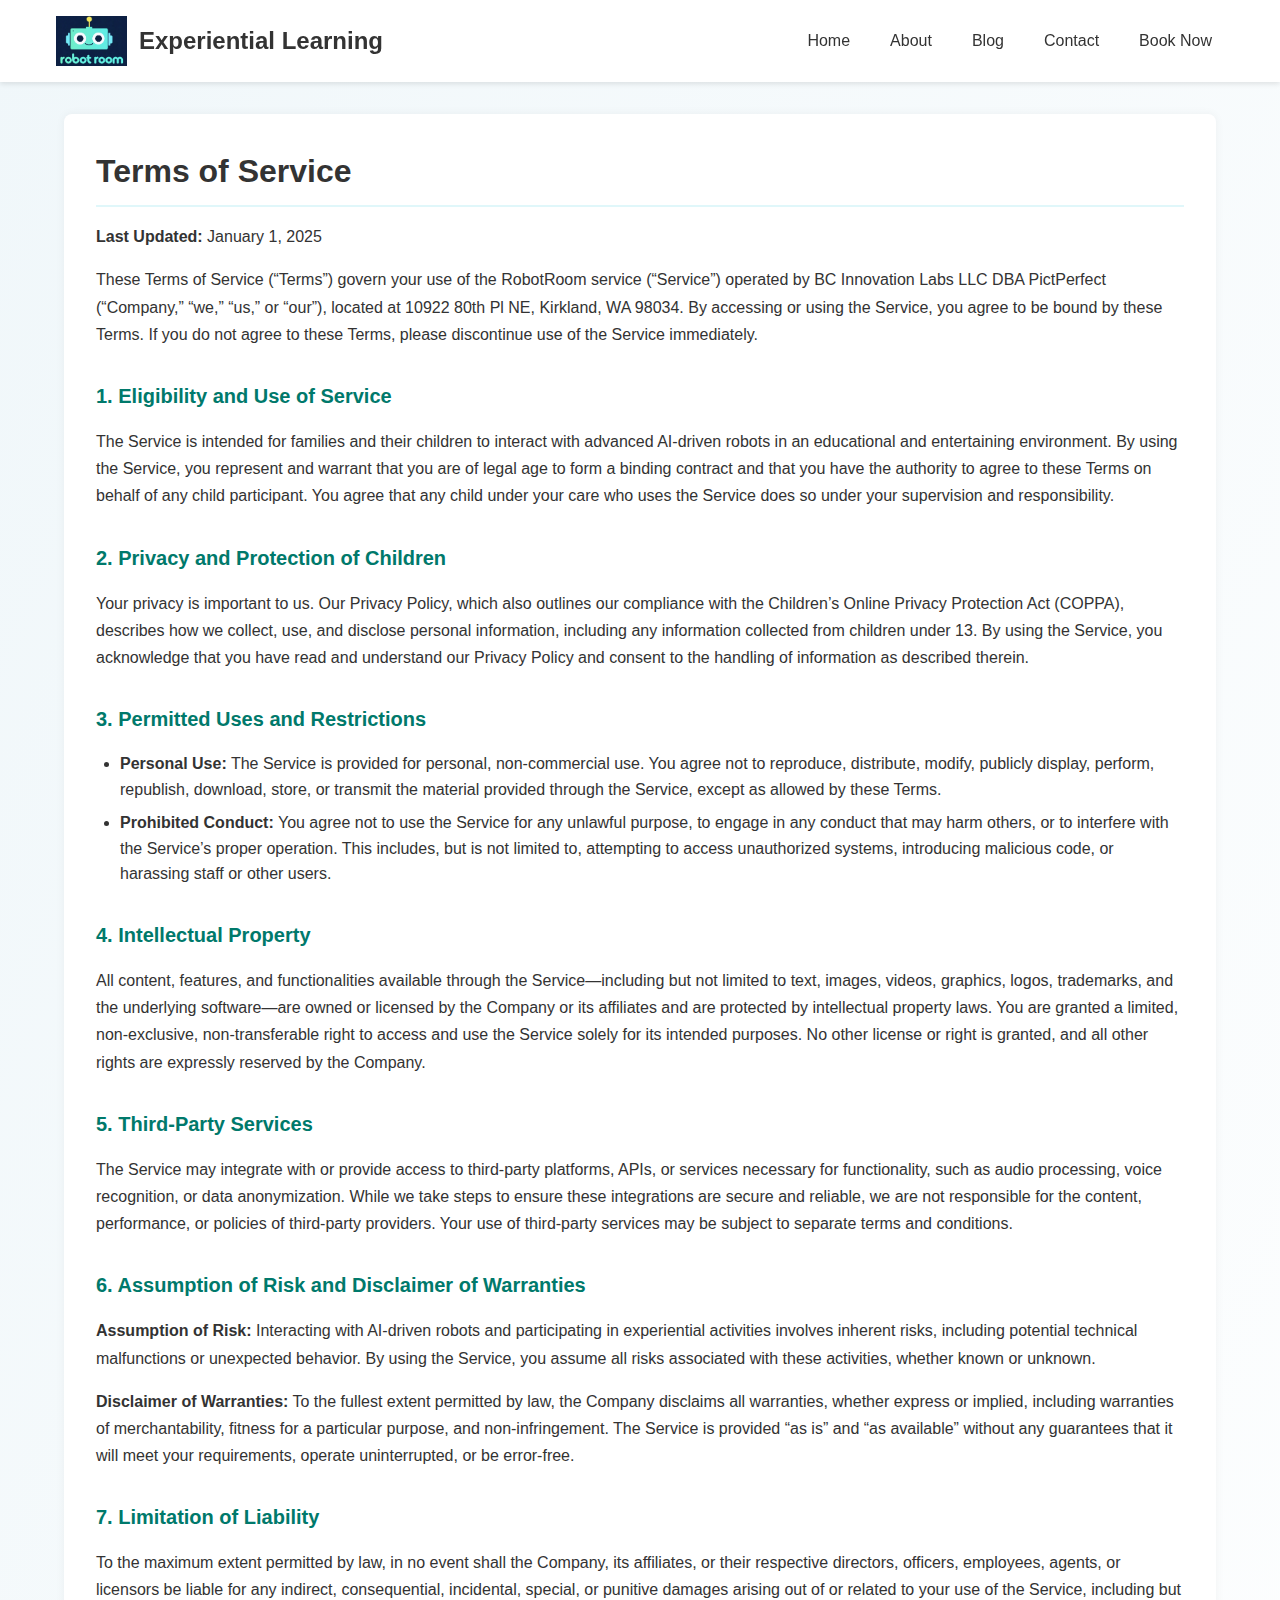
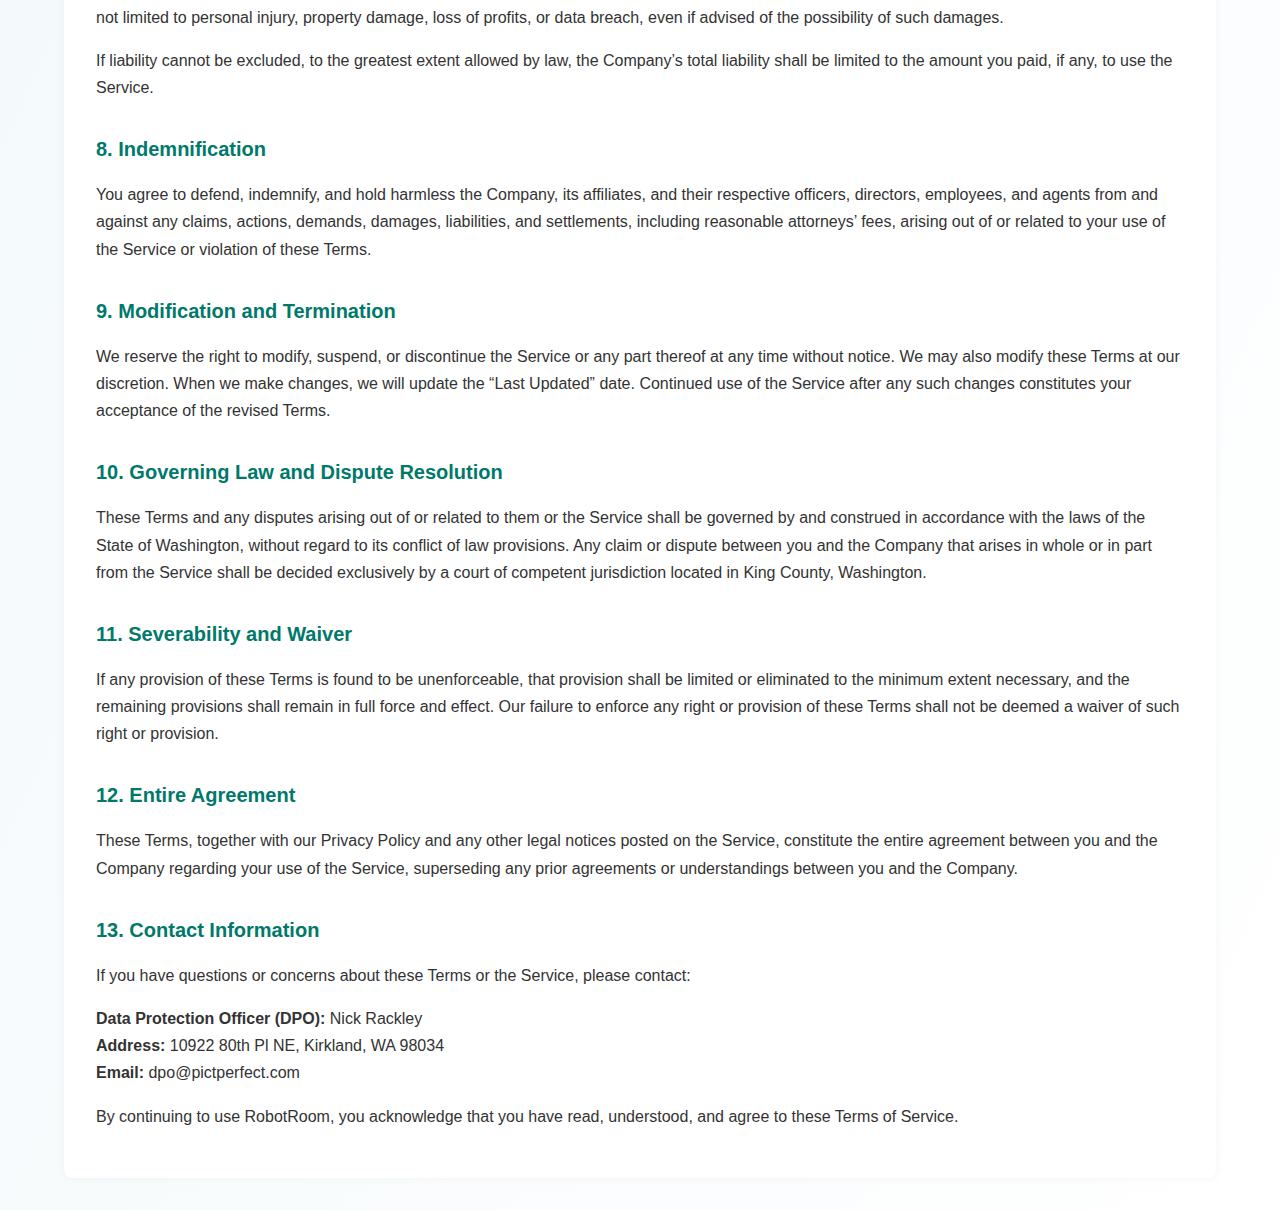
<file: terms.html>
<!DOCTYPE html>
<html lang="en">
  <!-- Meta Pixel Code -->
<script>
  !function(f,b,e,v,n,t,s)
  {if(f.fbq)return;n=f.fbq=function(){n.callMethod?
  n.callMethod.apply(n,arguments):n.queue.push(arguments)};
  if(!f._fbq)f._fbq=n;n.push=n;n.loaded=!0;n.version='2.0';
  n.queue=[];t=b.createElement(e);t.async=!0;
  t.src=v;s=b.getElementsByTagName(e)[0];
  s.parentNode.insertBefore(t,s)}(window, document,'script',
  'https://connect.facebook.net/en_US/fbevents.js');
  fbq('init', '2137235900012301');
  fbq('track', 'PageView');
  </script>
  <noscript><img height="1" width="1" style="display:none"
  src="https://www.facebook.com/tr?id=2137235900012301&ev=PageView&noscript=1"
  /></noscript>
  <!-- End Meta Pixel Code -->
<head>
<meta charset="UTF-8" />
<meta name="viewport" content="width=device-width, initial-scale=1.0"/>
<title>Terms of Service | RobotRoom</title>
<style>
  /* Global Styles */
  * {
    box-sizing: border-box;
  }

  body {
    font-family: Arial, sans-serif;
    line-height: 1.6;
    color: #333;
    margin: 0;
    background: linear-gradient(to bottom right, #f0f7fa, #ffffff);
  }

  a {
    text-decoration: none;
    color: #333;
  }

  a:hover {
    text-decoration: underline;
  }

  /* Header & Navigation */
  header {
    background: #ffffff;
    box-shadow: 0 2px 5px rgba(0,0,0,0.1);
    position: sticky;
    top: 0;
    z-index: 1000;
  }

  .navbar {
    max-width: 1200px;
    margin: 0 auto;
    padding: 1rem;
    display: flex;
    align-items: center;
    justify-content: space-between;
  }

  .logo-container {
    display: flex;
    align-items: center;
  }

  .logo {
    height: 50px;
    margin-right: 0.75rem;
  }

  h1 {
    margin: 0;
    font-size: 1.5rem;
  }

  /* Navigation Links */
  .nav-links {
    list-style: none;
    display: flex;
    align-items: center;
    gap: 1rem;
    margin: 0;
  }

  .nav-links li {
    position: relative;
  }

  .nav-links li a {
    padding: 0.5rem 0.75rem;
    border-radius: 5px;
    transition: background 0.3s;
  }

  .nav-links li a:hover,
  .nav-links li a.active {
    background: #e0f7fa;
  }

  /* Hamburger Menu (Mobile) */
  .nav-toggle {
    background: none;
    border: none;
    cursor: pointer;
    display: none;
    flex-direction: column;
    justify-content: space-between;
    height: 20px;
    width: 30px;
  }

  .hamburger {
    display: block;
    width: 100%;
    height: 3px;
    background: #333;
  }

  /* Responsive Nav */
  @media (max-width: 768px) {
    .nav-links {
      position: absolute;
      top: 100%;
      left: 0;
      right: 0;
      background: #ffffff;
      flex-direction: column;
      align-items: flex-start;
      gap: 0;
      display: none;
      box-shadow: 0 2px 5px rgba(0,0,0,0.1);
    }

    .nav-links.nav-open {
      display: flex;
    }

    .nav-links li a {
      width: 100%;
      padding: 1rem;
      border-radius: 0;
    }

    .nav-toggle {
      display: flex;
    }
  }

  /* Container */
  .container {
    width: 90%;
    max-width: 1200px;
    margin: 2rem auto;
    background: #fff;
    padding: 2rem;
    box-shadow: 0 0 10px rgba(0,0,0,0.05);
    border-radius: 8px;
  }

  .container h1, .container h2, .container h3 {
    margin-bottom: 1rem;
    font-weight: 600;
  }

  .container h1 {
    margin-top: 0;
    font-size: 2rem;
    border-bottom: 2px solid #e0f7fa;
    padding-bottom: 0.5rem;
  }

  .container h2 {
    font-size: 1.25rem;
    color: #00796B;
    margin-top: 2rem;
  }

  .container p {
    margin-bottom: 1rem;
    line-height: 1.7;
  }

  .container ul {
    margin-bottom: 1rem;
    padding-left: 1.5rem;
  }

  .container ul li {
    margin-bottom: 0.5rem;
    list-style-type: disc;
  }

  strong {
    font-weight: bold;
  }

</style>
</head>
<!-- Google tag (gtag.js) -->
<script async src="https://www.googletagmanager.com/gtag/js?id=G-S02VSS17NV"></script>
<script>
  window.dataLayer = window.dataLayer || [];
  function gtag(){dataLayer.push(arguments);}
  gtag('js', new Date());

  gtag('config', 'G-S02VSS17NV');
</script>
<body>
<header>
  <nav class="navbar">
    <div class="logo-container">
      <img src="images/icon.png" alt="Company Logo" class="logo" />
      <h1>Experiential Learning</h1>
    </div>
    <button class="nav-toggle" aria-label="Toggle navigation">
      <span class="hamburger"></span>
      <span class="hamburger"></span>
      <span class="hamburger"></span>
    </button>
    <ul class="nav-links">
      <li><a href="index.html">Home</a></li>
      <li><a href="about.html">About</a></li>
      <li><a href="blog.html">Blog</a></li>
      <li><a href="contact.html">Contact</a></li>
      <li><a href="booking_signin.html">Book Now</a></li>
    </ul>
  </nav>
</header>

<div class="container">
  <h1>Terms of Service</h1>

  <p><strong>Last Updated:</strong> January 1, 2025</p>

  <p>These Terms of Service (“Terms”) govern your use of the RobotRoom service (“Service”) operated by BC Innovation Labs LLC DBA PictPerfect (“Company,” “we,” “us,” or “our”), located at 10922 80th Pl NE, Kirkland, WA 98034. By accessing or using the Service, you agree to be bound by these Terms. If you do not agree to these Terms, please discontinue use of the Service immediately.</p>

  <h2>1. Eligibility and Use of Service</h2>
  <p>The Service is intended for families and their children to interact with advanced AI-driven robots in an educational and entertaining environment. By using the Service, you represent and warrant that you are of legal age to form a binding contract and that you have the authority to agree to these Terms on behalf of any child participant. You agree that any child under your care who uses the Service does so under your supervision and responsibility.</p>

  <h2>2. Privacy and Protection of Children</h2>
  <p>Your privacy is important to us. Our Privacy Policy, which also outlines our compliance with the Children’s Online Privacy Protection Act (COPPA), describes how we collect, use, and disclose personal information, including any information collected from children under 13. By using the Service, you acknowledge that you have read and understand our Privacy Policy and consent to the handling of information as described therein.</p>

  <h2>3. Permitted Uses and Restrictions</h2>
  <ul>
    <li><strong>Personal Use:</strong> The Service is provided for personal, non-commercial use. You agree not to reproduce, distribute, modify, publicly display, perform, republish, download, store, or transmit the material provided through the Service, except as allowed by these Terms.</li>
    <li><strong>Prohibited Conduct:</strong> You agree not to use the Service for any unlawful purpose, to engage in any conduct that may harm others, or to interfere with the Service’s proper operation. This includes, but is not limited to, attempting to access unauthorized systems, introducing malicious code, or harassing staff or other users.</li>
  </ul>

  <h2>4. Intellectual Property</h2>
  <p>All content, features, and functionalities available through the Service—including but not limited to text, images, videos, graphics, logos, trademarks, and the underlying software—are owned or licensed by the Company or its affiliates and are protected by intellectual property laws. You are granted a limited, non-exclusive, non-transferable right to access and use the Service solely for its intended purposes. No other license or right is granted, and all other rights are expressly reserved by the Company.</p>

  <h2>5. Third-Party Services</h2>
  <p>The Service may integrate with or provide access to third-party platforms, APIs, or services necessary for functionality, such as audio processing, voice recognition, or data anonymization. While we take steps to ensure these integrations are secure and reliable, we are not responsible for the content, performance, or policies of third-party providers. Your use of third-party services may be subject to separate terms and conditions.</p>

  <h2>6. Assumption of Risk and Disclaimer of Warranties</h2>
  <p><strong>Assumption of Risk:</strong> Interacting with AI-driven robots and participating in experiential activities involves inherent risks, including potential technical malfunctions or unexpected behavior. By using the Service, you assume all risks associated with these activities, whether known or unknown.</p>
  <p><strong>Disclaimer of Warranties:</strong> To the fullest extent permitted by law, the Company disclaims all warranties, whether express or implied, including warranties of merchantability, fitness for a particular purpose, and non-infringement. The Service is provided “as is” and “as available” without any guarantees that it will meet your requirements, operate uninterrupted, or be error-free.</p>

  <h2>7. Limitation of Liability</h2>
  <p>To the maximum extent permitted by law, in no event shall the Company, its affiliates, or their respective directors, officers, employees, agents, or licensors be liable for any indirect, consequential, incidental, special, or punitive damages arising out of or related to your use of the Service, including but not limited to personal injury, property damage, loss of profits, or data breach, even if advised of the possibility of such damages.</p>
  <p>If liability cannot be excluded, to the greatest extent allowed by law, the Company’s total liability shall be limited to the amount you paid, if any, to use the Service.</p>

  <h2>8. Indemnification</h2>
  <p>You agree to defend, indemnify, and hold harmless the Company, its affiliates, and their respective officers, directors, employees, and agents from and against any claims, actions, demands, damages, liabilities, and settlements, including reasonable attorneys’ fees, arising out of or related to your use of the Service or violation of these Terms.</p>

  <h2>9. Modification and Termination</h2>
  <p>We reserve the right to modify, suspend, or discontinue the Service or any part thereof at any time without notice. We may also modify these Terms at our discretion. When we make changes, we will update the “Last Updated” date. Continued use of the Service after any such changes constitutes your acceptance of the revised Terms.</p>

  <h2>10. Governing Law and Dispute Resolution</h2>
  <p>These Terms and any disputes arising out of or related to them or the Service shall be governed by and construed in accordance with the laws of the State of Washington, without regard to its conflict of law provisions. Any claim or dispute between you and the Company that arises in whole or in part from the Service shall be decided exclusively by a court of competent jurisdiction located in King County, Washington.</p>

  <h2>11. Severability and Waiver</h2>
  <p>If any provision of these Terms is found to be unenforceable, that provision shall be limited or eliminated to the minimum extent necessary, and the remaining provisions shall remain in full force and effect. Our failure to enforce any right or provision of these Terms shall not be deemed a waiver of such right or provision.</p>

  <h2>12. Entire Agreement</h2>
  <p>These Terms, together with our Privacy Policy and any other legal notices posted on the Service, constitute the entire agreement between you and the Company regarding your use of the Service, superseding any prior agreements or understandings between you and the Company.</p>

  <h2>13. Contact Information</h2>
  <p>If you have questions or concerns about these Terms or the Service, please contact:</p>
  <p><strong>Data Protection Officer (DPO):</strong> Nick Rackley<br>
  <strong>Address:</strong> 10922 80th Pl NE, Kirkland, WA 98034<br>
  <strong>Email:</strong> <a href="mailto:dpo@pictperfect.com">dpo@pictperfect.com</a></p>

  <p>By continuing to use RobotRoom, you acknowledge that you have read, understood, and agree to these Terms of Service.</p>
</div>

<script>
document.querySelector('.nav-toggle').addEventListener('click', function(){
  document.querySelector('.nav-links').classList.toggle('nav-open');
});
</script>
</body>
</html>
</file>
<file: css/styles.css>
body {
  margin:0; 
  font-family: sans-serif; 
  background: #F2F8FF; 
  color: #333;
}
header {
  background: #5CD1FF;
  padding: 10px;
}
nav {
  display:flex; 
  justify-content:space-between; 
  align-items:center;
}
.logo {
  display:flex; 
  align-items:center;
}
.logo img {
  width:40px; 
  height:40px; 
  margin-right:10px;
}
.nav-links {
  list-style:none; 
  display:flex; 
  gap:15px;
}
.nav-links li a {
  text-decoration:none; 
  color:#333; 
  font-weight:bold;
}
.nav-links li a.active, .nav-links li a:hover {
  text-decoration:underline;
}
.hero {
  text-align:center; 
  padding:20px;
}
.hero .cta {
  background:#FF9B9B; 
  color:#fff; 
  padding:10px 20px; 
  text-decoration:none; 
  border-radius:5px;
  font-weight:bold;
}
.features {
  padding:20px;
}
table.calendar {
  width:100%; 
  border-collapse:collapse; 
  margin-bottom:20px;
}
table.calendar th, table.calendar td {
  border:1px solid #ccc; 
  padding:10px; 
  text-align:center;
}
footer {
  text-align:center; 
  padding:10px; 
  background:#5CD1FF;
  margin-top:20px;
}
form {
  margin-top:20px;
}
form label {
  font-weight:bold;
}
button {
  background:#FF9B9B; 
  color:#fff; 
  border:none; 
  padding:10px; 
  border-radius:5px; 
  cursor:pointer;
}
button:hover {
  background:#ff7c7c;
}
</file>
